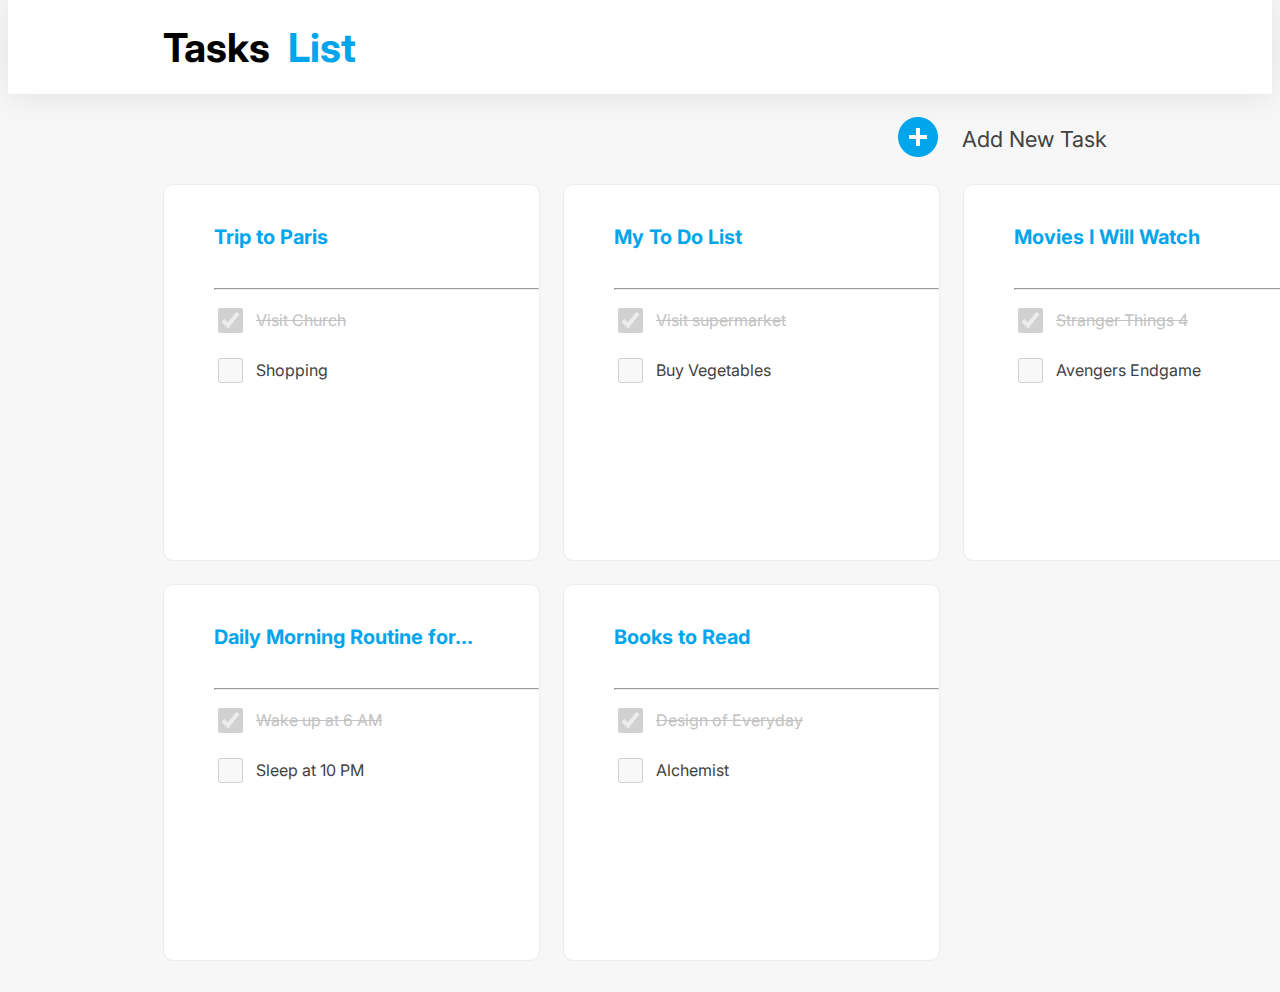
<file: index.html>
<!DOCTYPE html>
<html lang="en">
  <head>
    <meta charset="UTF-8" />
    <meta http-equiv="X-UA-Compatible" content="IE=edge" />
    <meta name="viewport" content="width=device-width, initial-scale=1.0" />
    <title>TO DO MOBILE</title>
    <link rel="stylesheet" href="./styles.css" />
  </head>
  <body>
    <div class="header">
      <h1>Tasks &nbsp; <span id="th">List</span></h1>
    </div>
    <div class="button">
      <a href="./index2.html" target="_self"
        ><img id="add" src="./add.png"
      /></a>
     <span class="hide"> Add New Task</span>
    </div>
    <div class="content">
      <div class="box box1">
        <a href="./index3.html"> <h4 id="trip">Trip to Paris</h4></a>
        <hr />
        <span class="cut">
          <input
            type="checkbox"
            class="chk"
            id="church"
            value="church"
            checked
            disabled
          />
          <label for="church">Visit Church</label><br />
        </span>
         <span class="nocut">
        <input
          type="checkbox"
          class="chk"
          id="shopping"
          value="shopping"
          disabled
        />
        <label for="shopping">Shopping</label></span>
      </div>

      <div class="box box2">
        <h4>My To Do List</h4>
        <hr />
        <span class="cut">
          <input
            type="checkbox"
            class="chk"
            id="supermarket"
            value="supermarket"
            checked
            disabled
          />
          <label for="supermarket">Visit supermarket</label><br />
        </span>
        <span class="nocut">
        <input
          type="checkbox"
          class="chk"
          id="vegetables"
          value="vegetables"
          disabled
        />
        <label for="vegetables">Buy Vegetables</label></span>
      </div>

      <div class="box box3">
        <h4>Movies I Will Watch</h4>
        <hr />
        <span class="cut">
          <input
            type="checkbox"
            class="chk"
            id="strthng"
            value="strthng"
            checked
            disabled
          />
          <label for="strthng">Stranger Things 4</label><br />
        </span>
        <span class="nocut">
        <input
          type="checkbox"
          class="chk"
          id="endgame"
          value="endgame"
          disabled
        />
        <label for="endgame">Avengers Endgame</label></span>
      </div>

      <div class="box box4">
        <h4>Daily Morning Routine for...</h4>
        <hr />
        <span class="cut">
          <input
            type="checkbox"
            class="chk"
            id="wakeup"
            value="wakeup"
            checked
            disabled
          />
          <label for="wakeup">Wake up at 6 AM</label><br />
        </span>
        <span class="nocut">
        <input
          type="checkbox"
          class="chk"
          id="sleep"
          value="sleep"
          disabled
        />
        <label for="sleep">Sleep at 10 PM</label></span>
      </div>

      <div class="box box5">
        <h4>Books to Read</h4>
        <hr />
        <span class="cut">
          <input
            type="checkbox"
            class="chk"
            id="everyday"
            value="everyday"
            checked
            disabled
          />
          <label for="everyday">Design of Everyday</label><br />
        </span>
        <span class="nocut">
        <input
          type="checkbox"
          class="chk"
          id="alchemist"
          value="alchemist"
          disabled
        />
        <label for="alchemist">Alchemist</label></span>
      </div>
    </div>
  </div>
  </body>
</html>
</file>
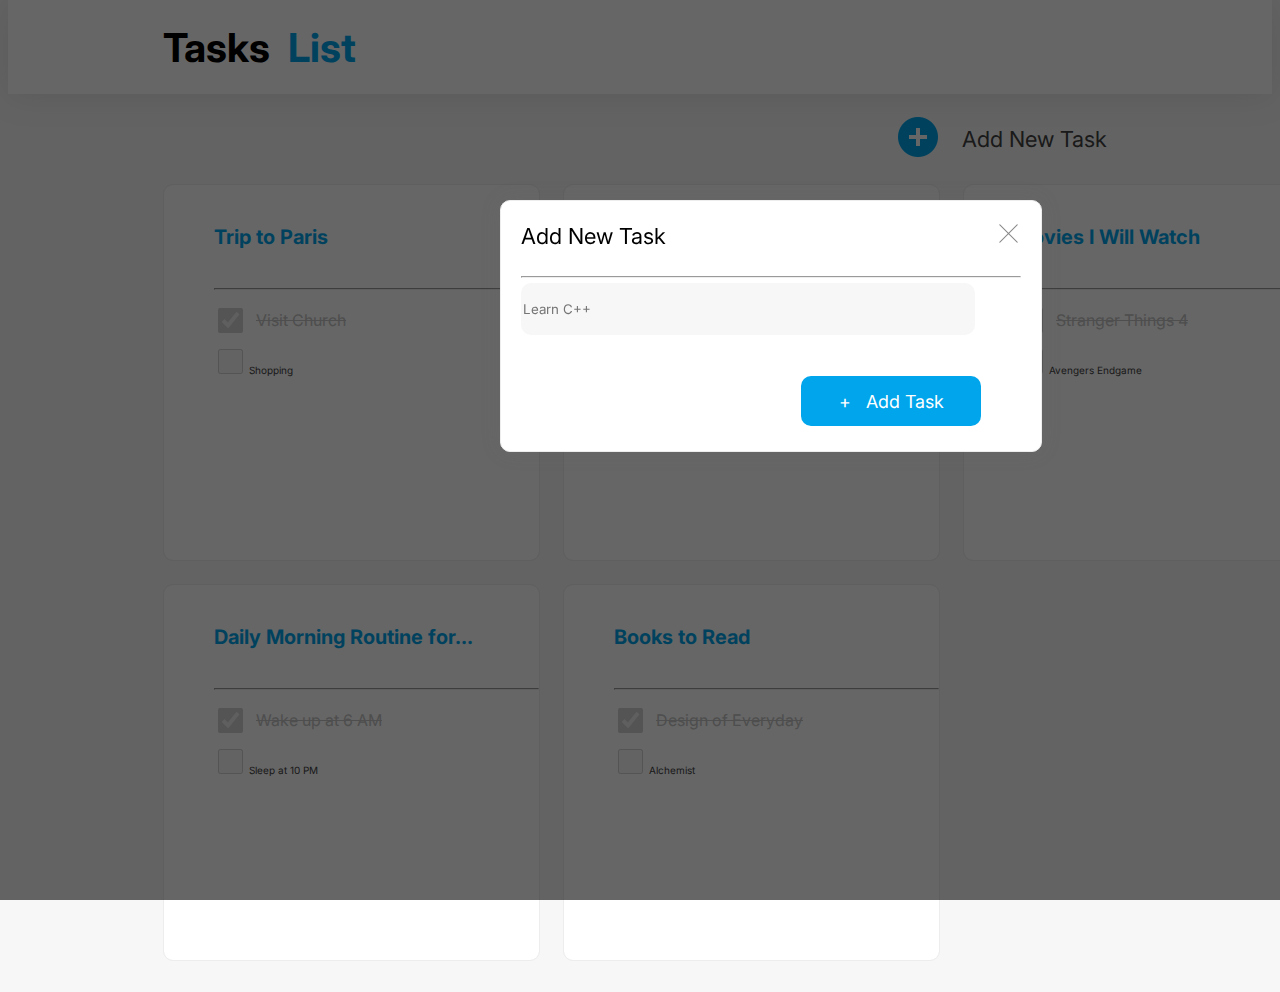
<file: index2.html>
<!DOCTYPE html>
<html lang="en">
  <head>
    <meta charset="UTF-8" />
    <meta http-equiv="X-UA-Compatible" content="IE=edge" />
    <meta name="viewport" content="width=device-width, initial-scale=1.0" />
    <title>Add new task</title>
    <link rel="stylesheet" href="./styles.css" />
  </head>
  <body>
    <div class="header">
      <h1>Tasks &nbsp; <span id="th">List</span></h1>
    </div>
    <div class="button">
      <a href="./index2.html" target="_self"
        ><img id="add" src="./add.png"
      /></a>
     <span class="hide"> Add New Task</span>
    </div>
    <div class="content">
      <div class="box box1">
        <a href="./index3.html"> <h4 id="trip">Trip to Paris</h4></a>
        <hr />
        <span class="cut">
          <input
            type="checkbox"
            class="chk"
            id="church"
            value="church"
            checked
            disabled
          />
          <label for="church">Visit Church</label><br />
        </span>

        <input
          type="checkbox"
          class="chk"
          id="shopping"
          value="shopping"
          disabled
        />
        <label for="shopping">Shopping</label>
      </div>

      <div class="box box2">
        <h4>My To Do List</h4>
        <hr />
        <span class="cut">
          <input
            type="checkbox"
            class="chk"
            id="supermarket"
            value="supermarket"
            checked
            disabled
          />
          <label for="supermarket">Visit supermarket</label><br />
        </span>
        <input
          type="checkbox"
          class="chk"
          id="vegetables"
          value="vegetables"
          disabled
        />
        <label for="vegetables">Buy Vegetables</label>
      </div>

      <div class="box box3">
        <h4>Movies I Will Watch</h4>
        <hr />
        <span class="cut">
          <input
            type="checkbox"
            class="chk"
            id="strthng"
            value="strthng"
            checked
            disabled
          />
          <label for="strthng">Stranger Things 4</label><br />
        </span>
        <input
          type="checkbox"
          class="chk"
          id="endgame"
          value="endgame"
          disabled
        />
        <label for="endgame">Avengers Endgame</label>
      </div>

      <div class="box box4">
        <h4>Daily Morning Routine for...</h4>
        <hr />
        <span class="cut">
          <input
            type="checkbox"
            class="chk"
            id="wakeup"
            value="wakeup"
            checked
            disabled
          />
          <label for="wakeup">Wake up at 6 AM</label><br />
        </span>
        <input
          type="checkbox"
          class="chk"
          id="sleep"
          value="sleep"
          disabled
        />
        <label for="sleep">Sleep at 10 PM</label>
      </div>

      <div class="box box5">
        <h4>Books to Read</h4>
        <hr />
        <span class="cut">
          <input
            type="checkbox"
            class="chk"
            id="everyday"
            value="everyday"
            checked
            disabled
          />
          <label for="everyday">Design of Everyday</label><br />
        </span>
        <input
          type="checkbox"
          class="chk"
          id="alchemist"
          value="alchemist"
          disabled
        />
        <label for="alchemist">Alchemist</label>
      </div>
    </div>
  </div>
  <div class="blur"></div>
  <div class="popup">
    <div class="phead">
      <p>Add New Task</p>
      <a href="./index.html" target="_self"
        ><img id="cancle" src="./close.png"
      /></a>
    </div>
    <hr />
    <input type="text" placeholder="Learn C++" />
    <button class="task">+ &nbsp; Add Task</button>
  </div>
  </body>
</html>
</file>
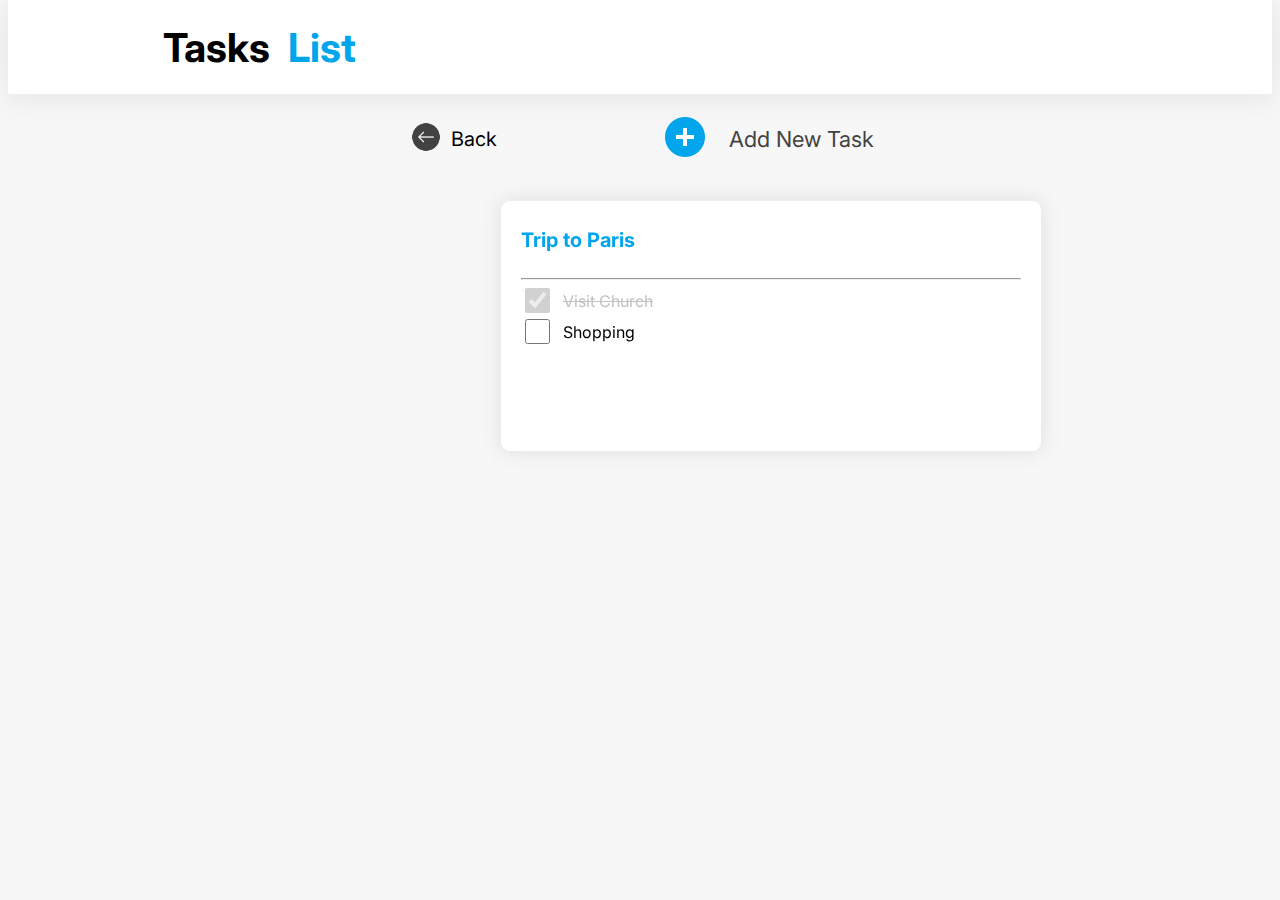
<file: index3.html>
<!DOCTYPE html>
<html lang="en">
  <head>
    <meta charset="UTF-8" />
    <meta http-equiv="X-UA-Compatible" content="IE=edge" />
    <meta name="viewport" content="width=device-width, initial-scale=1.0" />
    <title>Trip To Paris</title>
    <link rel="stylesheet" href="./styles.css" />
  </head>
  <body>
    <div class="header">
      <h1>Tasks &nbsp; <span id="th">List</span></h1>
    </div>
    <div class="backadd">
      <div class="back">
        <a href="./index.html" target="_self"
          ><img id="back" src="./back.png"
        /></a>
        Back
      </div>
      <div class="button">
        <a href="./index4.html" target="_self"
          ><img id="add" src="./add.png"
        /></a>
        <span class="hide"> Add New Task</span>
      </div>
    </div>
    <div class="popup">
      <a href="./index3.html"> <h4>Trip to Paris</h4></a>
      <hr />
      <span class="cut">
        <input type="checkbox" id="church" value="church" checked disabled />
        <label for="church">Visit Church</label><br />
      </span>
      <span class="nocut">
        <input type="checkbox" id="shopping" value="shopping" />
        <label for="shopping">Shopping</label></span
      >
    </div>
  </body>
</html>
</file>
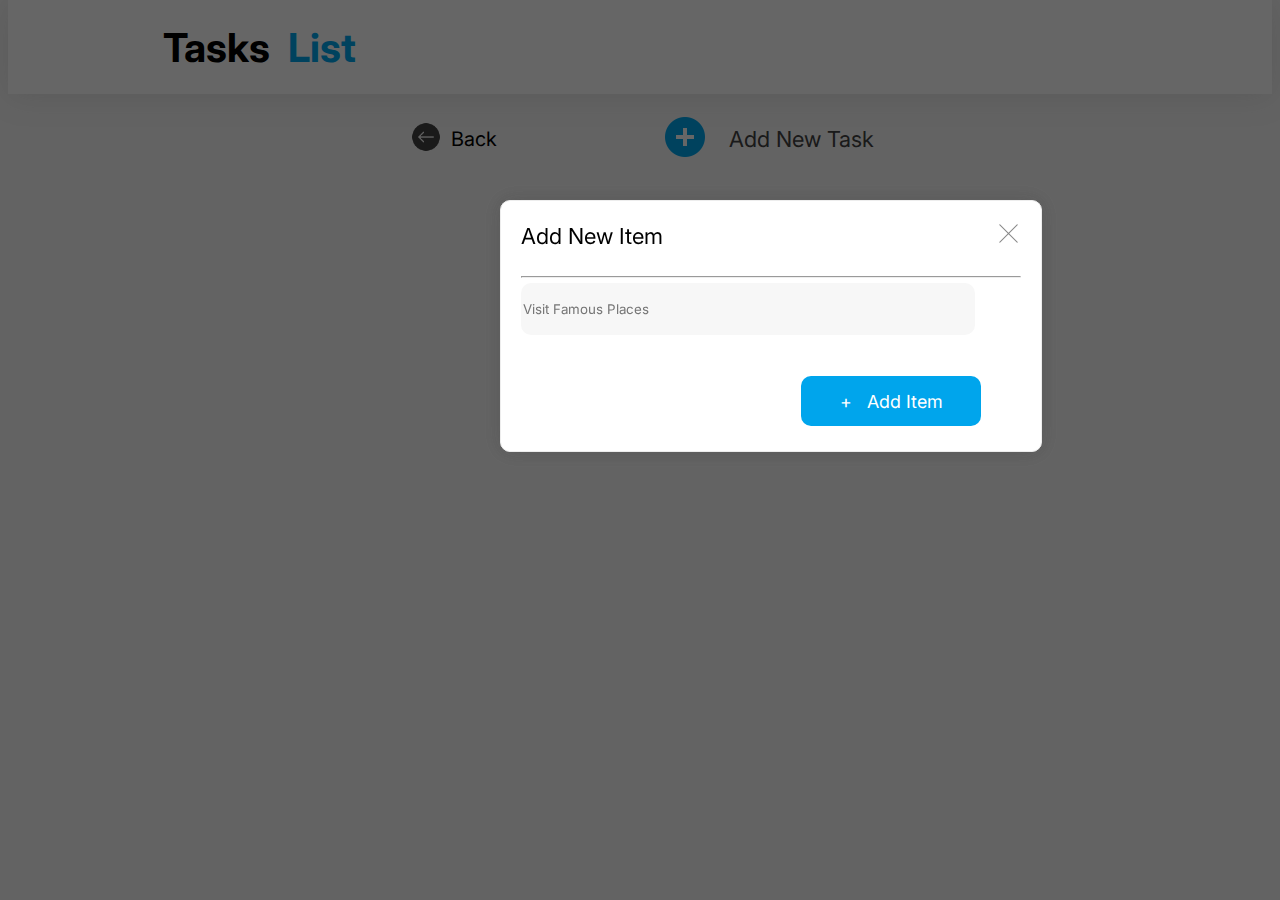
<file: index4.html>
<!DOCTYPE html>
<html lang="en">
  <head>
    <meta charset="UTF-8" />
    <meta http-equiv="X-UA-Compatible" content="IE=edge" />
    <meta name="viewport" content="width=device-width, initial-scale=1.0" />
    <title>Trip To Paris</title>
    <link rel="stylesheet" href="./styles.css" />
  </head>
  <body>
    <div class="header">
      <h1>Tasks &nbsp; <span id="th">List</span></h1>
    </div>
    <div class="backadd">
      <div class="back">
        <a href="./index.html" target="_self"
          ><img id="back" src="./back.png"
        /></a>
        Back
      </div>
      <div class="button">
        <a href="./index4.html" target="self"
          ><img id="add" src="./add.png"
        /></a>
        Add New Task
      </div>
    </div>
    <div class="popup">
      <a href="./index3.html"> <h4>Trip to Paris</h4></a>
      <hr />
      <span class="cut">
        <input type="checkbox" id="church" value="church" checked />
        <label for="church">Visit Church</label><br />
      </span>
      <input type="checkbox" id="shopping" value="shopping" />
      <label for="shopping">Shopping</label>
    </div>
    <div class="blur"></div>
    <div class="popup">
      <div class="phead">
        <p>Add New Item</p>
        <a href="./index.html" target="_self"
          ><img id="cancle" src="./close.png"
        /></a>
      </div>
      <hr />
      <input type="text" placeholder="Visit Famous Places" />
      <button class="task">+ &nbsp; Add Item</button>
    </div>
  </body>
</html>
</file>
<file: styles.css>
@import url("https://fonts.googleapis.com/css2?family=Inter:wght@400;500;700&display=swap");
html {
  font-size: 10px;
}
* {
  font-family: "Inter", sans-serif;
}
body {
  background-color: #f7f7f7;
  margin-top: 0;
}
#th {
  color: #00a5ec;
}
.header {
  box-shadow: 0px 0.3rem 3rem #7b7b7b29;
}
h1 {
  background-color: #ffffff;
  height: 9.4rem;
  padding-left: 15.5rem;
  display: flex;
  align-items: center;
  margin: 0;
  font-size: 4rem;
}
#add:hover {
  color: #000000;
  height: 5.5rem;
  width: 5.5rem;
}
.button {
  padding-right: 16.5rem;
  display: flex;
  justify-content: right;
  align-items: center;
  height: 9rem;
  font-size: 2.2rem;
  gap: 2rem;
  color: #424242;
}

.content {
  width: 120rem;
  height: 80rem;
  display: grid;
  grid-template-columns: auto auto auto;
  grid-template-rows: auto auto;
  padding-left: 15.5rem;
}

.box {
  background: #ffffff 0% 0% no-repeat padding-box;
  border: 0.1rem solid #ededed;
  border-radius: 10px;
  opacity: 1;
  width: 32.5rem;
  height: 37.5rem;
  line-height: 5rem;
  padding-left: 5rem;
  color: #424242;
}

.box:hover {
  box-shadow: 0.2rem 0.2rem 0.5rem #424242;
  cursor: pointer;
}

#trip:hover {
  color: #000000;
  font-size: 2.4rem;
}

.cut {
  text-decoration: line-through;
  color: #c2c2c2;
}

.nocut,
.cut {
  display: flex;
  align-items: center;
  gap: 1rem;
  font-size: 1.6rem;
}

input[type="checkbox"] {
  border-radius: 0.8rem;
  height: 2.5rem;
  width: 2.5rem;
}

h4 {
  color: #00a5ec;
  font-weight: medium;
  font-size: 2rem;
}

a {
  text-decoration: none;
}
.popup {
  border: 0.1rem solid #ededed;
  border-radius: 1rem;
  width: 50rem;
  height: 25rem;
  margin: auto;
  background-color: white;
  position: fixed;
  left: 50rem;
  top: 20rem;
  box-shadow: 0 0 2rem #67676729;
  opacity: 1;
  padding-left: 2rem;
  padding-right: 2rem;
}
.blur {
  background-color: #000000;
  opacity: 0.6;
  width: 100%;
  height: 100%;
  position: fixed;
  top: 0;
  left: 0;
}

input[type="text"] {
  background-color: #f7f7f7;
  border: #424242;
  width: 45rem;
  height: 5rem;
  border-radius: 10px;
}

.phead {
  display: flex;
  justify-content: space-between;
  align-items: center;
  font-size: 2.2rem;
}

.task {
  position: absolute;
  top: 17.5rem;
  left: 30rem;
  height: 5rem;
  width: 18rem;
  background-color: #00a5ec;
  border-radius: 1rem;
  border: none;
  font-size: 1.8rem;
  color: white;
}

#cancle {
  height: 2.5rem;
  width: 2.5rem;
}
#cancle:hover {
  height: 3rem;
  width: 3rem;
}
#back {
  height: 3rem;
  width: 3rem;
}
#back:hover {
  height: 3.5rem;
  width: 3.5rem;
}

.back {
  display: flex;
  align-items: center;
  gap: 1rem;
  font-size: 2rem;
}

.backadd {
  display: flex;
  justify-content: space-evenly;
  padding-left: 24rem;
  padding-right: 7rem;
}

@media screen and (max-width: 400px) {
  html {
    font-size: 6px;
  }
  * {
    margin: 0;
    padding: 0;
  }
  .content {
    display: flex;
    flex-direction: column;
    gap: 5rem;
  }
  .hide {
    display: none;
  }
  h1 {
    padding-left: 4rem;
    font-size: 4rem;
  }
  .button {
    display: flex;
    justify-content: center;
    padding: 2rem;
  }
  .content {
    width: 80%;
    height: 70%;
    display: flex;
    flex-direction: column;
    align-content: center;
    padding-left: 0rem;
    margin: 2rem;
  }

  .box {
    width: 50rem;
    height: 60rem;
    line-height: 10rem;
    padding-left: 5rem;
    color: #424242;
  }

  h4 {
    color: #00a5ec;
    font-weight: 600;
    font-size: 3.5rem;
  }
  .nocut,
  .cut {
    font-size: 3rem;
  }
  input[type="checkbox"] {
    height: 4rem;
    width: 4rem;
  }
  .popup {
    border: 0.1rem solid #ededed;
    border-radius: 1rem;
    width: 52rem;
    height: 40rem;
    margin: 0;
    background-color: white;
    position: fixed;
    left: 2rem;
    top: 45rem;
    box-shadow: 0 0 2rem #67676729;
    opacity: 1;
    padding-left: 2rem;
    padding-right: 2rem;
    line-height: 10rem;
  }

  .phead {
    display: flex;
    justify-content: space-between;
    align-items: center;
    font-size: 3rem;
    font-weight: 500;
  }

  .task {
    position: absolute;
    top: 30rem;
    left: 35rem;
    height: 5rem;
    width: 18rem;
    background-color: #00a5ec;
    border-radius: 1rem;
    border: none;
    font-size: 2rem;
    color: white;
  }
  input[type="text"] {
    background-color: #f7f7f7;
    border: #424242;
    width: 50rem;
    height: 7rem;
    border-radius: 1rem;
  }
  #cancle {
    height: 4rem;
    width: 4rem;
  }
  #cancle:hover {
    height: 3rem;
    width: 3rem;
  }
  #back {
    height: 4rem;
    width: 4rem;
  }
  #back:hover {
    height: 3.5rem;
    width: 3.5rem;
  }

  .back {
    display: flex;
    align-items: center;

    gap: 1rem;
    font-size: 3rem;
  }

  .backadd {
    display: flex;
    justify-content: flex-start;
    gap: 13rem;
    padding-left: 2rem;
    padding-right: 0rem;
  }
}
</file>
